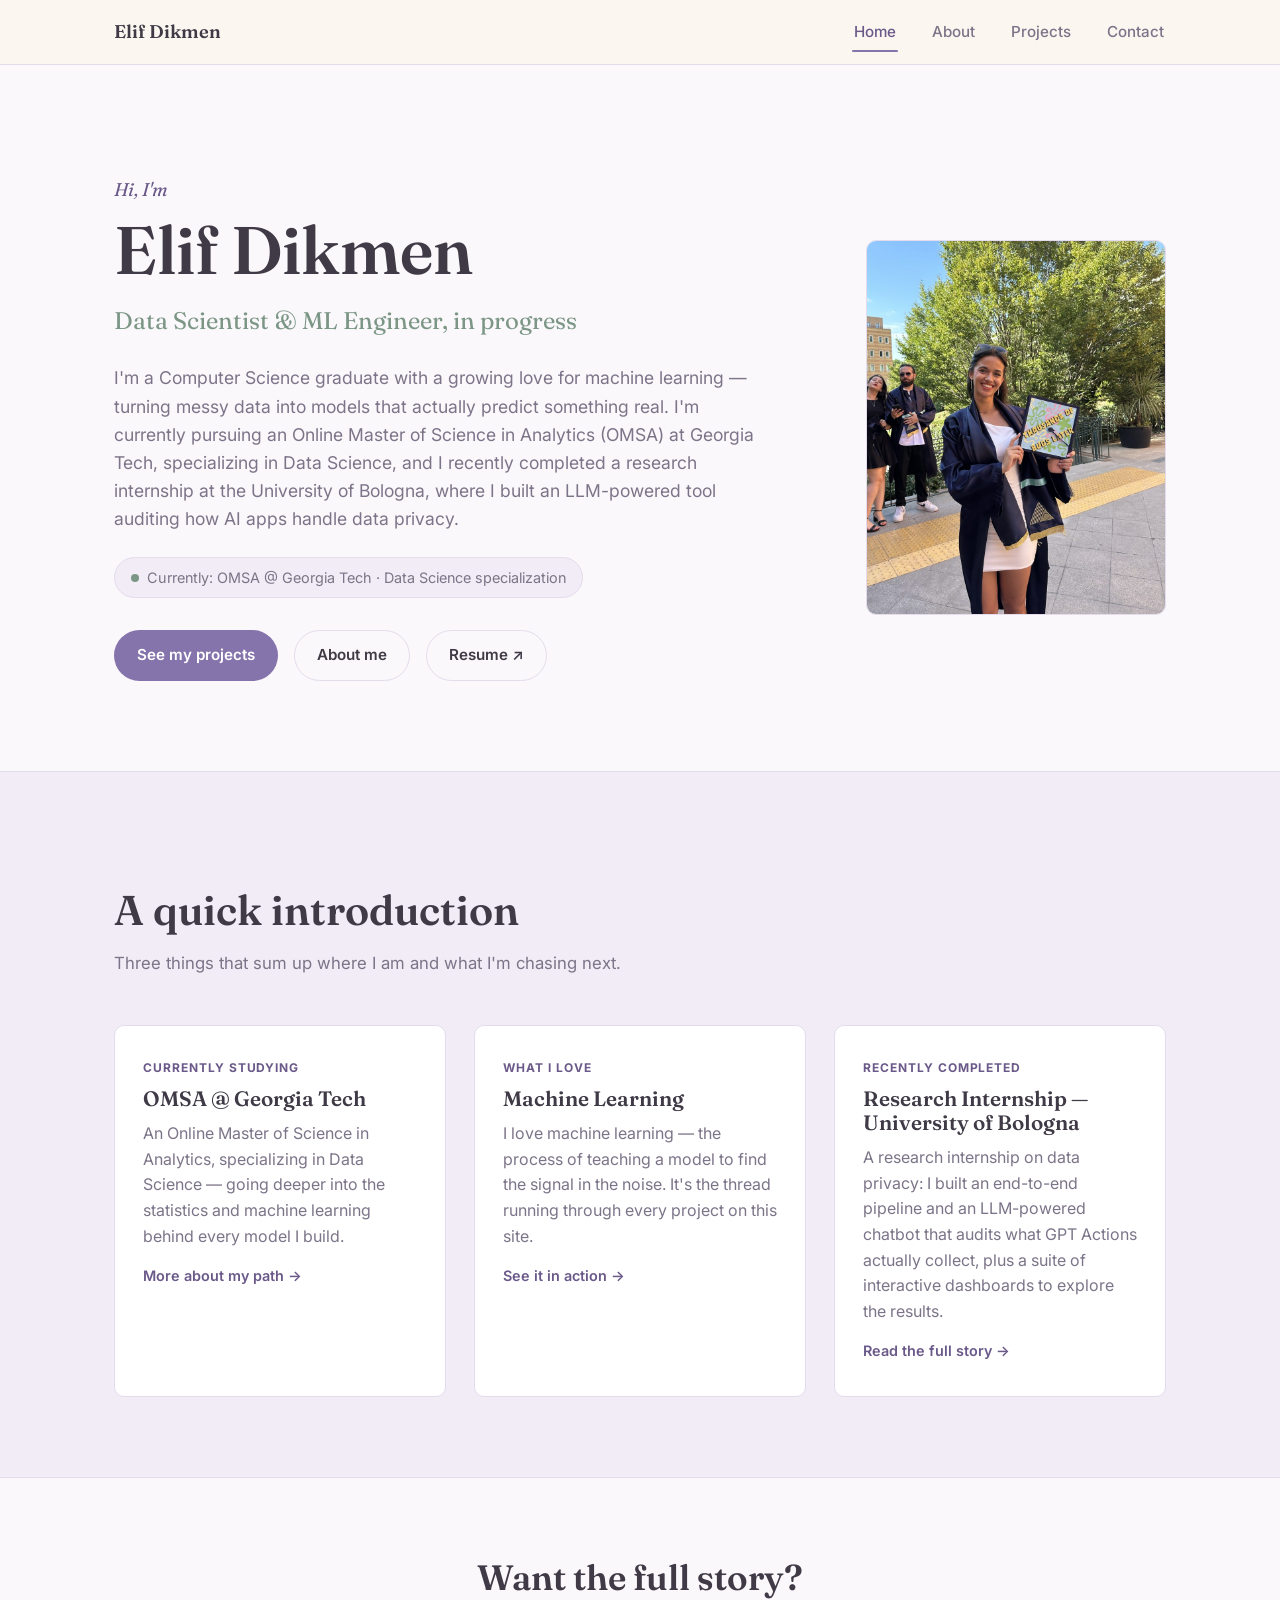
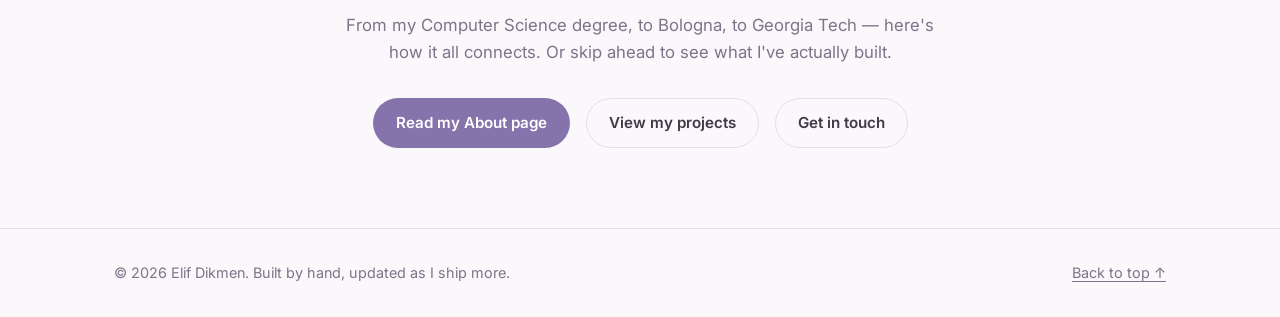
<file: index.html>
<!DOCTYPE html>
<html lang="en">
<head>
  <meta charset="UTF-8" />
  <meta name="viewport" content="width=device-width, initial-scale=1.0" />
  <title>Elif Dikmen — Data Scientist &amp; ML Engineer</title>
  <meta name="description" content="Portfolio of Elif Dikmen — an aspiring data scientist and ML engineer pursuing Georgia Tech's Online Master of Science in Analytics, specializing in Data Science." />

  <meta property="og:title" content="Elif Dikmen — Data Scientist & ML Engineer" />
  <meta property="og:description" content="Currently pursuing Georgia Tech's OMSA (Data Science) and building ML projects — plus what I learned researching data privacy at the University of Bologna." />
  <meta property="og:type" content="website" />

  <link rel="icon" type="image/svg+xml" href="favicon.svg" />

  <link rel="preconnect" href="https://fonts.googleapis.com" />
  <link rel="preconnect" href="https://fonts.gstatic.com" crossorigin />
  <link href="https://fonts.googleapis.com/css2?family=Fraunces:ital,wght@0,400;0,500;0,600;0,700;0,900;1,400;1,600&family=Inter:wght@400;500;600;700&display=swap" rel="stylesheet" />

  <link rel="stylesheet" href="css/style.css" />
</head>
<body>
  <a class="skip-link" href="#main">Skip to content</a>

  <header class="site-header" id="top">
    <div class="container site-header__inner">
      <a href="index.html" class="site-logo">Elif Dikmen</a>
      <button class="nav-toggle" aria-label="Toggle navigation" aria-expanded="false">
        <span></span><span></span><span></span>
      </button>
      <nav class="site-nav">
        <a href="index.html">Home</a>
        <a href="about.html">About</a>
        <a href="projects.html">Projects</a>
        <a href="contact.html">Contact</a>
      </nav>
    </div>
  </header>

  <main id="main">
    <!-- ============ Hero ============ -->
    <section id="hero" class="hero">
      <div class="container hero__layout">
        <div class="hero__inner">
          <p class="hero__kicker reveal">Hi, I'm</p>
          <h1 class="hero__name reveal">Elif Dikmen</h1>
          <p class="hero__role reveal">Data Scientist &amp; ML Engineer, in progress</p>
          <p class="hero__bio reveal">
            I'm a Computer Science graduate with a growing love for machine learning — turning messy
            data into models that actually predict something real. I'm currently pursuing an Online
            Master of Science in Analytics (OMSA) at Georgia Tech, specializing in Data Science, and I
            recently completed a research internship at the University of Bologna, where I built an
            LLM-powered tool auditing how AI apps handle data privacy.
          </p>
          <div class="hero__status reveal">
            <span class="status-dot" aria-hidden="true"></span>
            Currently: OMSA @ Georgia Tech · Data Science specialization
          </div>
          <div class="hero__actions reveal">
            <a href="projects.html" class="btn btn--primary">See my projects</a>
            <a href="about.html" class="btn btn--ghost">About me</a>
            <a href="assets/Elif_Dikmen_Resume.pdf" class="btn btn--ghost" target="_blank" rel="noopener noreferrer">Resume ↗</a>
          </div>
        </div>
        <div class="hero__photo reveal">
          <img src="assets/elif-photo.jpg" alt="Portrait of Elif Dikmen" width="900" height="1139" />
        </div>
      </div>
    </section>

    <!-- ============ Highlights ============ -->
    <section id="highlights" class="home-highlights">
      <div class="container">
        <p class="section-kicker reveal">Right now</p>
        <h2 class="section-title reveal">A quick introduction</h2>
        <p class="section-intro reveal">Three things that sum up where I am and what I'm chasing next.</p>

        <div class="highlight-grid">
          <div class="highlight-card reveal">
            <p class="highlight-card__label">Currently studying</p>
            <h3 class="highlight-card__title">OMSA @ Georgia Tech</h3>
            <p class="highlight-card__body">
              An Online Master of Science in Analytics, specializing in Data Science — going deeper
              into the statistics and machine learning behind every model I build.
            </p>
            <a href="about.html" class="highlight-card__link">More about my path →</a>
          </div>

          <div class="highlight-card reveal">
            <p class="highlight-card__label">What I love</p>
            <h3 class="highlight-card__title">Machine Learning</h3>
            <p class="highlight-card__body">
              I love machine learning — the process of teaching a model to find the signal in the
              noise. It's the thread running through every project on this site.
            </p>
            <a href="projects.html" class="highlight-card__link">See it in action →</a>
          </div>

          <div class="highlight-card reveal">
            <p class="highlight-card__label">Recently completed</p>
            <h3 class="highlight-card__title">Research Internship — University of Bologna</h3>
            <p class="highlight-card__body">
              A research internship on data privacy: I built an end-to-end pipeline and an
              LLM-powered chatbot that audits what GPT Actions actually collect, plus a suite of
              interactive dashboards to explore the results.
            </p>
            <a href="about.html" class="highlight-card__link">Read the full story →</a>
          </div>
        </div>
      </div>
    </section>

    <!-- ============ Closing CTA ============ -->
    <section id="cta" class="home-cta">
      <div class="container">
        <h2 class="home-cta__title reveal">Want the full story?</h2>
        <p class="home-cta__intro reveal">
          From my Computer Science degree, to Bologna, to Georgia Tech — here's how it all connects.
          Or skip ahead to see what I've actually built.
        </p>
        <div class="home-cta__actions reveal">
          <a href="about.html" class="btn btn--primary">Read my About page</a>
          <a href="projects.html" class="btn btn--ghost">View my projects</a>
          <a href="contact.html" class="btn btn--ghost">Get in touch</a>
        </div>
      </div>
    </section>
  </main>

  <footer class="site-footer">
    <div class="container footer__inner">
      <p>© <span id="year"></span> Elif Dikmen. Built by hand, updated as I ship more.</p>
      <p><a href="#top">Back to top ↑</a></p>
    </div>
  </footer>

  <script src="js/main.js"></script>
</body>
</html>
</file>
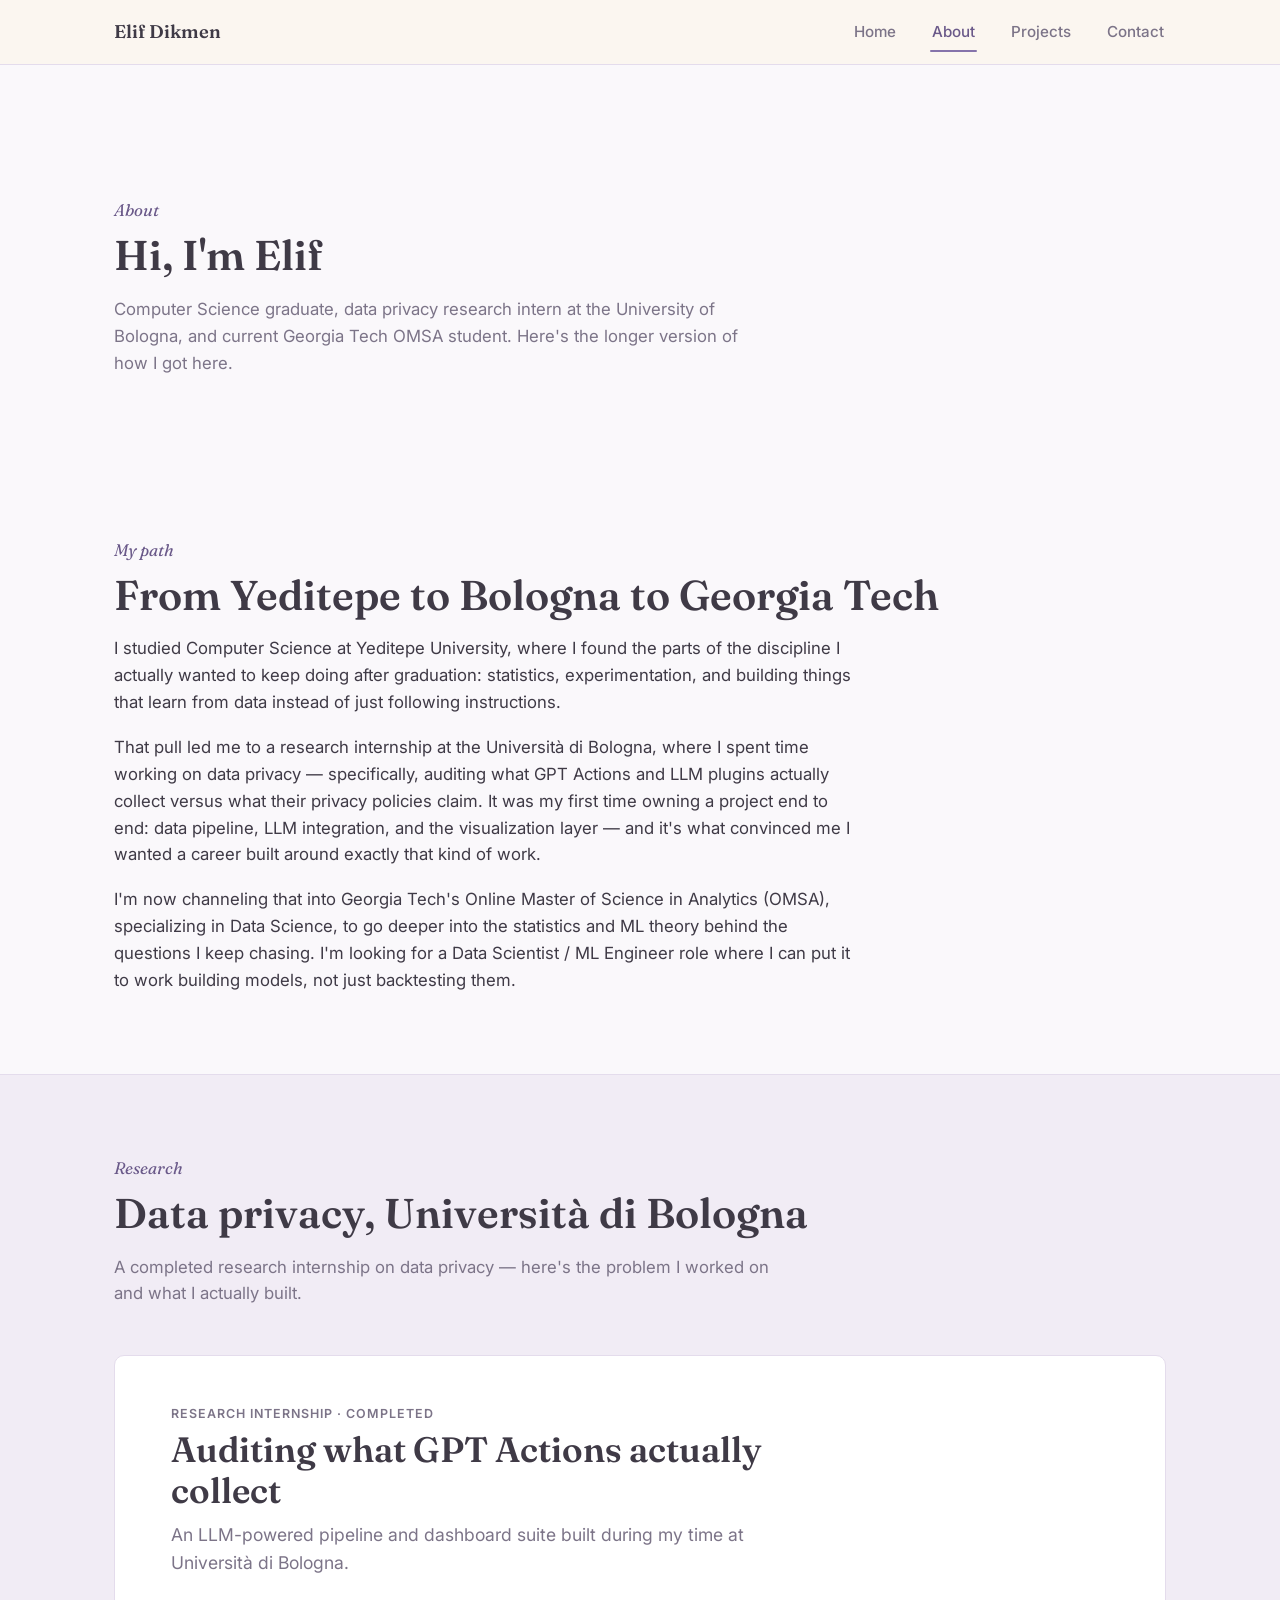
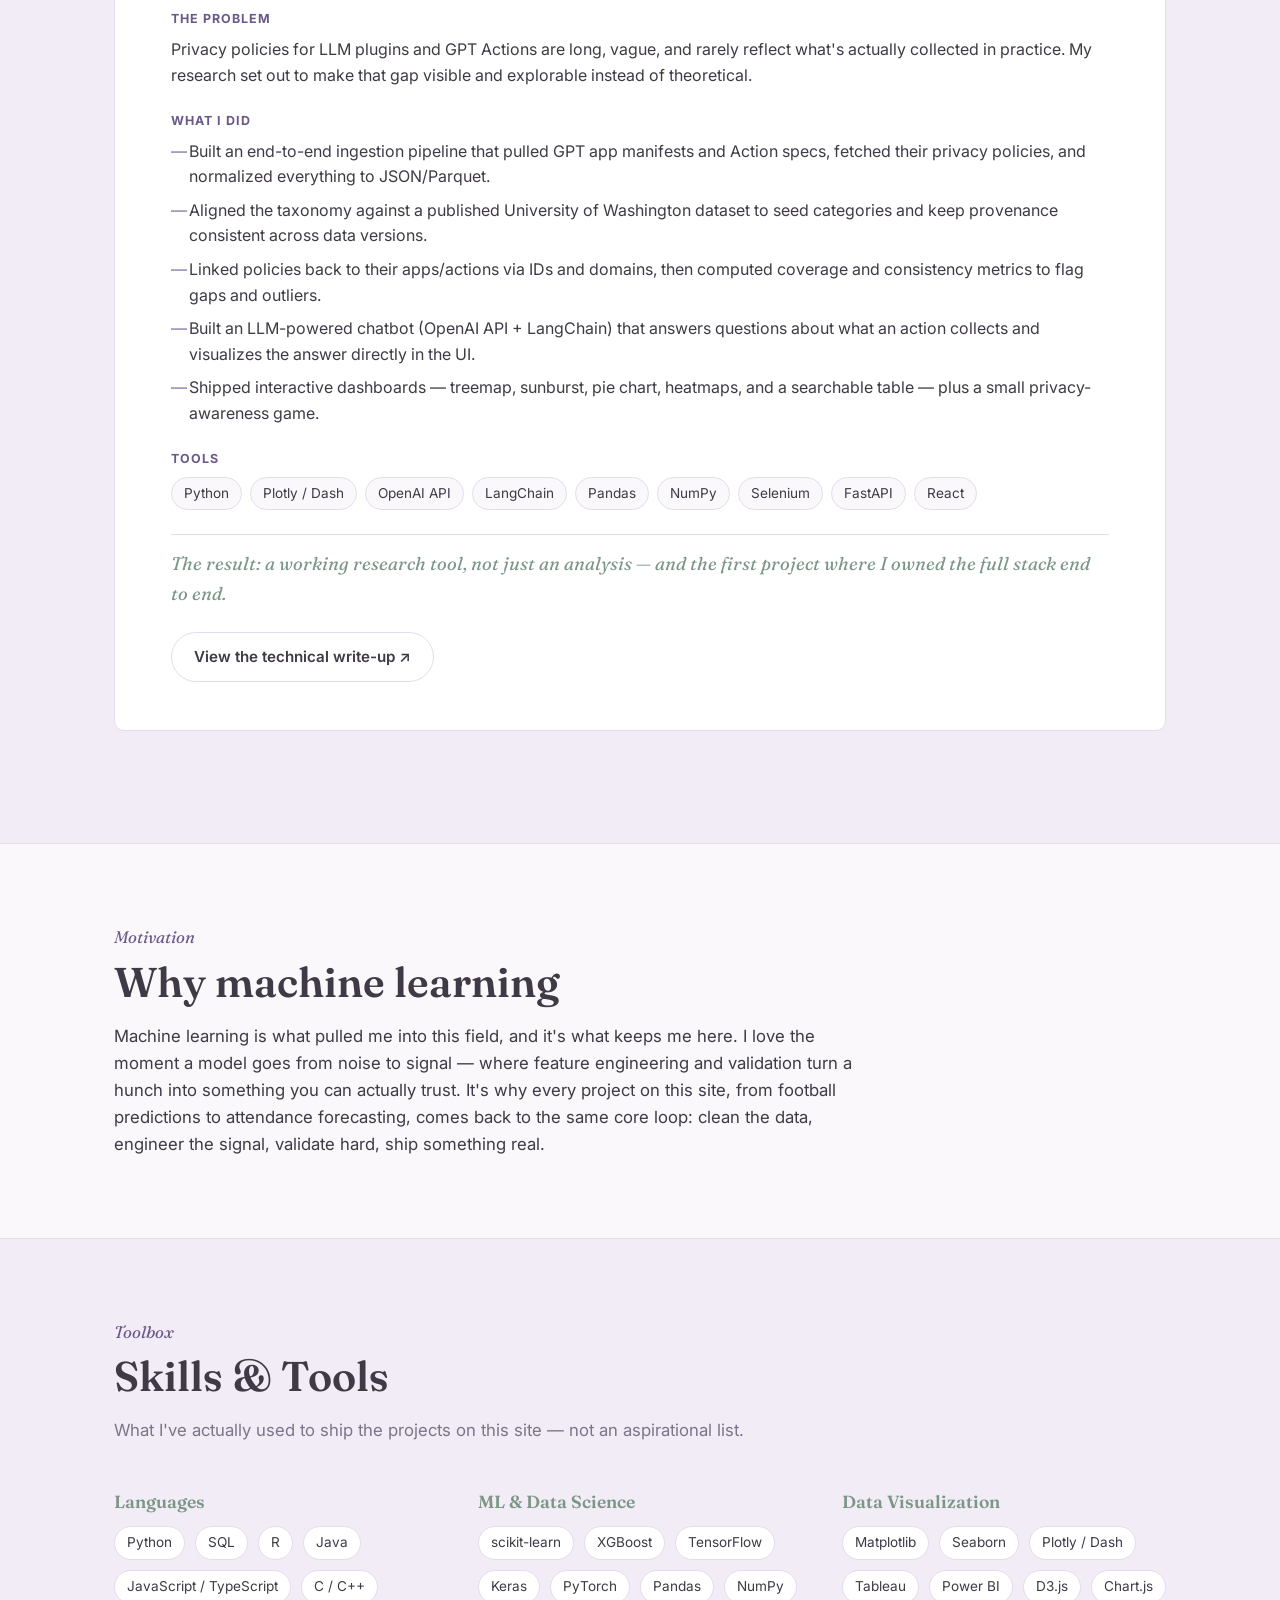
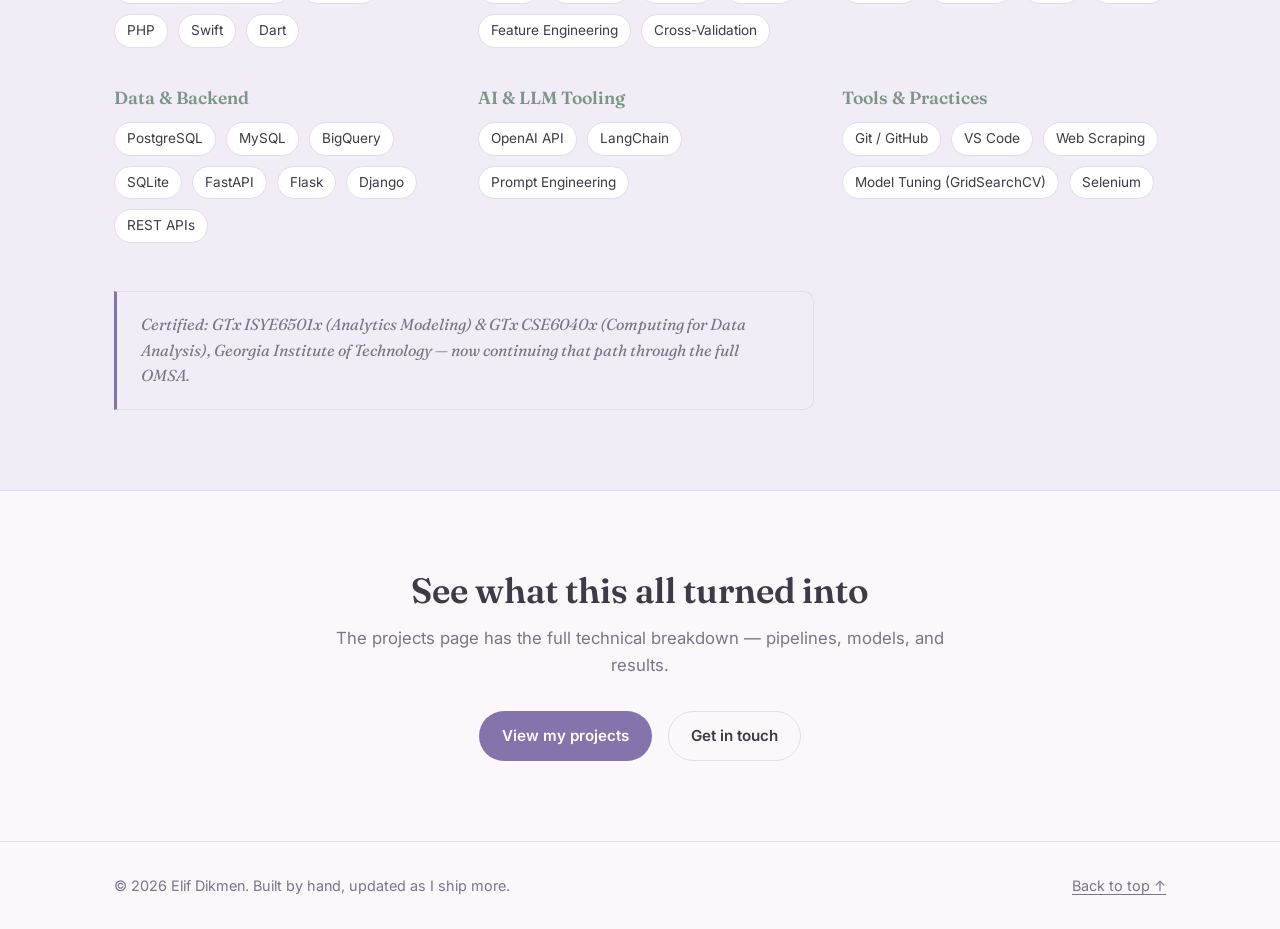
<file: about.html>
<!DOCTYPE html>
<html lang="en">
<head>
  <meta charset="UTF-8" />
  <meta name="viewport" content="width=device-width, initial-scale=1.0" />
  <title>About — Elif Dikmen</title>
  <meta name="description" content="About Elif Dikmen: Computer Science graduate, data privacy research intern at the University of Bologna, and current Georgia Tech OMSA student specializing in Data Science." />

  <meta property="og:title" content="About — Elif Dikmen" />
  <meta property="og:description" content="Computer Science graduate, Bologna research intern, and current Georgia Tech OMSA student specializing in Data Science." />
  <meta property="og:type" content="website" />

  <link rel="icon" type="image/svg+xml" href="favicon.svg" />

  <link rel="preconnect" href="https://fonts.googleapis.com" />
  <link rel="preconnect" href="https://fonts.gstatic.com" crossorigin />
  <link href="https://fonts.googleapis.com/css2?family=Fraunces:ital,wght@0,400;0,500;0,600;0,700;0,900;1,400;1,600&family=Inter:wght@400;500;600;700&display=swap" rel="stylesheet" />

  <link rel="stylesheet" href="css/style.css" />
</head>
<body>
  <a class="skip-link" href="#main">Skip to content</a>

  <header class="site-header" id="top">
    <div class="container site-header__inner">
      <a href="index.html" class="site-logo">Elif Dikmen</a>
      <button class="nav-toggle" aria-label="Toggle navigation" aria-expanded="false">
        <span></span><span></span><span></span>
      </button>
      <nav class="site-nav">
        <a href="index.html">Home</a>
        <a href="about.html">About</a>
        <a href="projects.html">Projects</a>
        <a href="contact.html">Contact</a>
      </nav>
    </div>
  </header>

  <main id="main">
    <!-- ============ Page header ============ -->
    <section class="page-header">
      <div class="container">
        <p class="section-kicker reveal">About</p>
        <h1 class="section-title reveal">Hi, I'm Elif</h1>
        <p class="section-intro reveal">
          Computer Science graduate, data privacy research intern at the University of Bologna, and
          current Georgia Tech OMSA student. Here's the longer version of how I got here.
        </p>
      </div>
    </section>

    <!-- ============ My path ============ -->
    <section id="path">
      <div class="container">
        <p class="section-kicker reveal">My path</p>
        <h2 class="section-title reveal">From Yeditepe to Bologna to Georgia Tech</h2>

        <p class="about-text reveal">
          I studied Computer Science at Yeditepe University, where I found the parts of the discipline
          I actually wanted to keep doing after graduation: statistics, experimentation, and building
          things that learn from data instead of just following instructions.
        </p>
        <p class="about-text reveal">
          That pull led me to a research internship at the Università di Bologna, where I spent time
          working on data privacy — specifically, auditing what GPT Actions and LLM plugins actually
          collect versus what their privacy policies claim. It was my first time owning a project end
          to end: data pipeline, LLM integration, and the visualization layer — and it's what convinced
          me I wanted a career built around exactly that kind of work.
        </p>
        <p class="about-text reveal">
          I'm now channeling that into Georgia Tech's Online Master of Science in Analytics (OMSA),
          specializing in Data Science, to go deeper into the statistics and ML theory behind the
          questions I keep chasing. I'm looking for a Data Scientist / ML Engineer role where I can put
          it to work building models, not just backtesting them.
        </p>
      </div>
    </section>

    <!-- ============ Research internship ============ -->
    <section id="research" class="section--alt">
      <div class="container">
        <p class="section-kicker reveal">Research</p>
        <h2 class="section-title reveal">Data privacy, Università di Bologna</h2>
        <p class="section-intro reveal">
          A completed research internship on data privacy — here's the problem I worked on and what I
          actually built.
        </p>

        <article class="feature-card reveal">
          <div class="feature-card__header">
            <p class="project-period">Research Internship · Completed</p>
            <h3 class="feature-card__title">Auditing what GPT Actions actually collect</h3>
            <p class="feature-card__tagline">
              An LLM-powered pipeline and dashboard suite built during my time at Università di Bologna.
            </p>
          </div>

          <div class="project-block">
            <p class="project-label">The problem</p>
            <p class="project-text">
              Privacy policies for LLM plugins and GPT Actions are long, vague, and rarely reflect what's
              actually collected in practice. My research set out to make that gap visible and explorable
              instead of theoretical.
            </p>
          </div>

          <div class="project-block">
            <p class="project-label">What I did</p>
            <ul class="project-list">
              <li class="project-list__item">Built an end-to-end ingestion pipeline that pulled GPT app manifests and Action specs, fetched their privacy policies, and normalized everything to JSON/Parquet.</li>
              <li class="project-list__item">Aligned the taxonomy against a published University of Washington dataset to seed categories and keep provenance consistent across data versions.</li>
              <li class="project-list__item">Linked policies back to their apps/actions via IDs and domains, then computed coverage and consistency metrics to flag gaps and outliers.</li>
              <li class="project-list__item">Built an LLM-powered chatbot (OpenAI API + LangChain) that answers questions about what an action collects and visualizes the answer directly in the UI.</li>
              <li class="project-list__item">Shipped interactive dashboards — treemap, sunburst, pie chart, heatmaps, and a searchable table — plus a small privacy-awareness game.</li>
            </ul>
          </div>

          <div class="project-block">
            <p class="project-label">Tools</p>
            <ul class="tag-list">
              <li class="tag">Python</li>
              <li class="tag">Plotly / Dash</li>
              <li class="tag">OpenAI API</li>
              <li class="tag">LangChain</li>
              <li class="tag">Pandas</li>
              <li class="tag">NumPy</li>
              <li class="tag">Selenium</li>
              <li class="tag">FastAPI</li>
              <li class="tag">React</li>
            </ul>
          </div>

          <p class="feature-card__highlight">
            The result: a working research tool, not just an analysis — and the first project where I
            owned the full stack end to end.
          </p>

          <p style="margin-top: 24px;">
            <a href="projects.html" class="btn btn--ghost">View the technical write-up ↗</a>
          </p>
        </article>
      </div>
    </section>

    <!-- ============ Why ML ============ -->
    <section id="love">
      <div class="container">
        <p class="section-kicker reveal">Motivation</p>
        <h2 class="section-title reveal">Why machine learning</h2>
        <p class="about-text reveal">
          Machine learning is what pulled me into this field, and it's what keeps me here. I love the
          moment a model goes from noise to signal — where feature engineering and validation turn a
          hunch into something you can actually trust. It's why every project on this site, from
          football predictions to attendance forecasting, comes back to the same core loop: clean the
          data, engineer the signal, validate hard, ship something real.
        </p>
      </div>
    </section>

    <!-- ============ Skills ============ -->
    <section id="skills" class="section--alt">
      <div class="container">
        <p class="section-kicker reveal">Toolbox</p>
        <h2 class="section-title reveal">Skills &amp; Tools</h2>
        <p class="section-intro reveal">What I've actually used to ship the projects on this site — not an aspirational list.</p>

        <div class="skills-grid">
          <div class="skill-group reveal">
            <h3>Languages</h3>
            <ul class="tag-list">
              <li class="tag">Python</li>
              <li class="tag">SQL</li>
              <li class="tag">R</li>
              <li class="tag">Java</li>
              <li class="tag">JavaScript / TypeScript</li>
              <li class="tag">C / C++</li>
              <li class="tag">PHP</li>
              <li class="tag">Swift</li>
              <li class="tag">Dart</li>
            </ul>
          </div>

          <div class="skill-group reveal">
            <h3>ML &amp; Data Science</h3>
            <ul class="tag-list">
              <li class="tag">scikit-learn</li>
              <li class="tag">XGBoost</li>
              <li class="tag">TensorFlow</li>
              <li class="tag">Keras</li>
              <li class="tag">PyTorch</li>
              <li class="tag">Pandas</li>
              <li class="tag">NumPy</li>
              <li class="tag">Feature Engineering</li>
              <li class="tag">Cross-Validation</li>
            </ul>
          </div>

          <div class="skill-group reveal">
            <h3>Data Visualization</h3>
            <ul class="tag-list">
              <li class="tag">Matplotlib</li>
              <li class="tag">Seaborn</li>
              <li class="tag">Plotly / Dash</li>
              <li class="tag">Tableau</li>
              <li class="tag">Power BI</li>
              <li class="tag">D3.js</li>
              <li class="tag">Chart.js</li>
            </ul>
          </div>

          <div class="skill-group reveal">
            <h3>Data &amp; Backend</h3>
            <ul class="tag-list">
              <li class="tag">PostgreSQL</li>
              <li class="tag">MySQL</li>
              <li class="tag">BigQuery</li>
              <li class="tag">SQLite</li>
              <li class="tag">FastAPI</li>
              <li class="tag">Flask</li>
              <li class="tag">Django</li>
              <li class="tag">REST APIs</li>
            </ul>
          </div>

          <div class="skill-group reveal">
            <h3>AI &amp; LLM Tooling</h3>
            <ul class="tag-list">
              <li class="tag">OpenAI API</li>
              <li class="tag">LangChain</li>
              <li class="tag">Prompt Engineering</li>
            </ul>
          </div>

          <div class="skill-group reveal">
            <h3>Tools &amp; Practices</h3>
            <ul class="tag-list">
              <li class="tag">Git / GitHub</li>
              <li class="tag">VS Code</li>
              <li class="tag">Web Scraping</li>
              <li class="tag">Model Tuning (GridSearchCV)</li>
              <li class="tag">Selenium</li>
            </ul>
          </div>
        </div>

        <p class="skills-note reveal">
          Certified: GTx ISYE6501x (Analytics Modeling) &amp; GTx CSE6040x (Computing for Data
          Analysis), Georgia Institute of Technology — now continuing that path through the full OMSA.
        </p>
      </div>
    </section>

    <!-- ============ Closing CTA ============ -->
    <section id="cta" class="home-cta">
      <div class="container">
        <h2 class="home-cta__title reveal">See what this all turned into</h2>
        <p class="home-cta__intro reveal">
          The projects page has the full technical breakdown — pipelines, models, and results.
        </p>
        <div class="home-cta__actions reveal">
          <a href="projects.html" class="btn btn--primary">View my projects</a>
          <a href="contact.html" class="btn btn--ghost">Get in touch</a>
        </div>
      </div>
    </section>
  </main>

  <footer class="site-footer">
    <div class="container footer__inner">
      <p>© <span id="year"></span> Elif Dikmen. Built by hand, updated as I ship more.</p>
      <p><a href="#top">Back to top ↑</a></p>
    </div>
  </footer>

  <script src="js/main.js"></script>
</body>
</html>
</file>
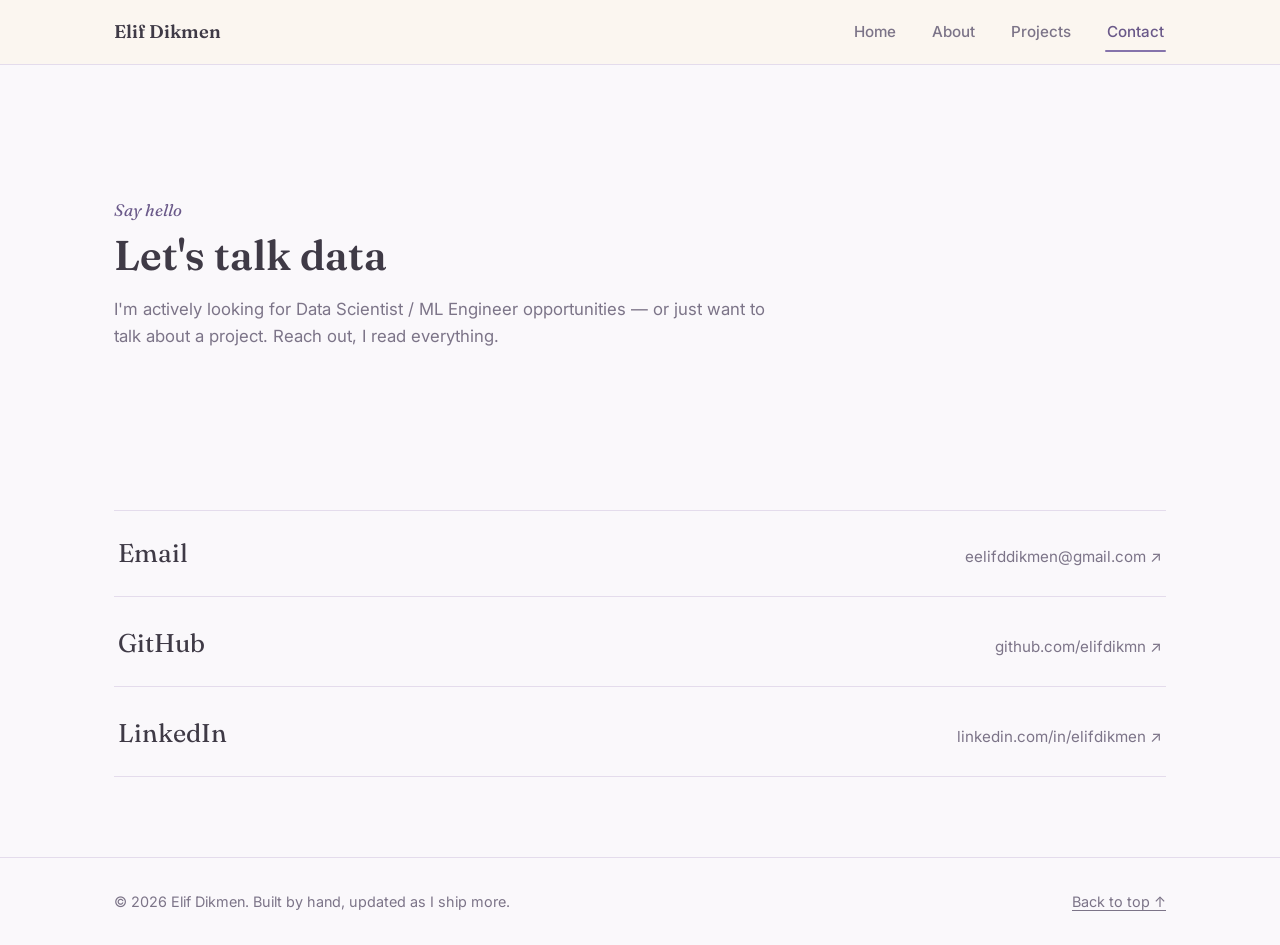
<file: contact.html>
<!DOCTYPE html>
<html lang="en">
<head>
  <meta charset="UTF-8" />
  <meta name="viewport" content="width=device-width, initial-scale=1.0" />
  <title>Contact — Elif Dikmen</title>
  <meta name="description" content="Get in touch with Elif Dikmen — open to Data Scientist / ML Engineer opportunities and always happy to talk about a project." />

  <meta property="og:title" content="Contact — Elif Dikmen" />
  <meta property="og:description" content="Open to Data Scientist / ML Engineer opportunities — reach out on email, GitHub, or LinkedIn." />
  <meta property="og:type" content="website" />

  <link rel="icon" type="image/svg+xml" href="favicon.svg" />

  <link rel="preconnect" href="https://fonts.googleapis.com" />
  <link rel="preconnect" href="https://fonts.gstatic.com" crossorigin />
  <link href="https://fonts.googleapis.com/css2?family=Fraunces:ital,wght@0,400;0,500;0,600;0,700;0,900;1,400;1,600&family=Inter:wght@400;500;600;700&display=swap" rel="stylesheet" />

  <link rel="stylesheet" href="css/style.css" />
</head>
<body>
  <a class="skip-link" href="#main">Skip to content</a>

  <header class="site-header" id="top">
    <div class="container site-header__inner">
      <a href="index.html" class="site-logo">Elif Dikmen</a>
      <button class="nav-toggle" aria-label="Toggle navigation" aria-expanded="false">
        <span></span><span></span><span></span>
      </button>
      <nav class="site-nav">
        <a href="index.html">Home</a>
        <a href="about.html">About</a>
        <a href="projects.html">Projects</a>
        <a href="contact.html">Contact</a>
      </nav>
    </div>
  </header>

  <main id="main">
    <!-- ============ Contact ============ -->
    <section class="page-header">
      <div class="container">
        <p class="section-kicker reveal">Say hello</p>
        <h1 class="section-title reveal">Let's talk data</h1>
        <p class="section-intro reveal">
          I'm actively looking for Data Scientist / ML Engineer opportunities — or just want to talk
          about a project. Reach out, I read everything.
        </p>
      </div>
    </section>

    <section>
      <div class="container">
        <div class="contact-links reveal">
          <a class="contact-link" href="mailto:eelifddikmen@gmail.com">
            <span class="contact-link__label">Email</span>
            <span class="contact-link__value">eelifddikmen@gmail.com ↗</span>
          </a>
          <a class="contact-link" href="https://github.com/elifdikmn" target="_blank" rel="noopener noreferrer">
            <span class="contact-link__label">GitHub</span>
            <span class="contact-link__value">github.com/elifdikmn ↗</span>
          </a>
          <a class="contact-link" href="https://www.linkedin.com/in/elifdikmen" target="_blank" rel="noopener noreferrer">
            <span class="contact-link__label">LinkedIn</span>
            <span class="contact-link__value">linkedin.com/in/elifdikmen ↗</span>
          </a>
        </div>
      </div>
    </section>
  </main>

  <footer class="site-footer">
    <div class="container footer__inner">
      <p>© <span id="year"></span> Elif Dikmen. Built by hand, updated as I ship more.</p>
      <p><a href="#top">Back to top ↑</a></p>
    </div>
  </footer>

  <script src="js/main.js"></script>
</body>
</html>
</file>
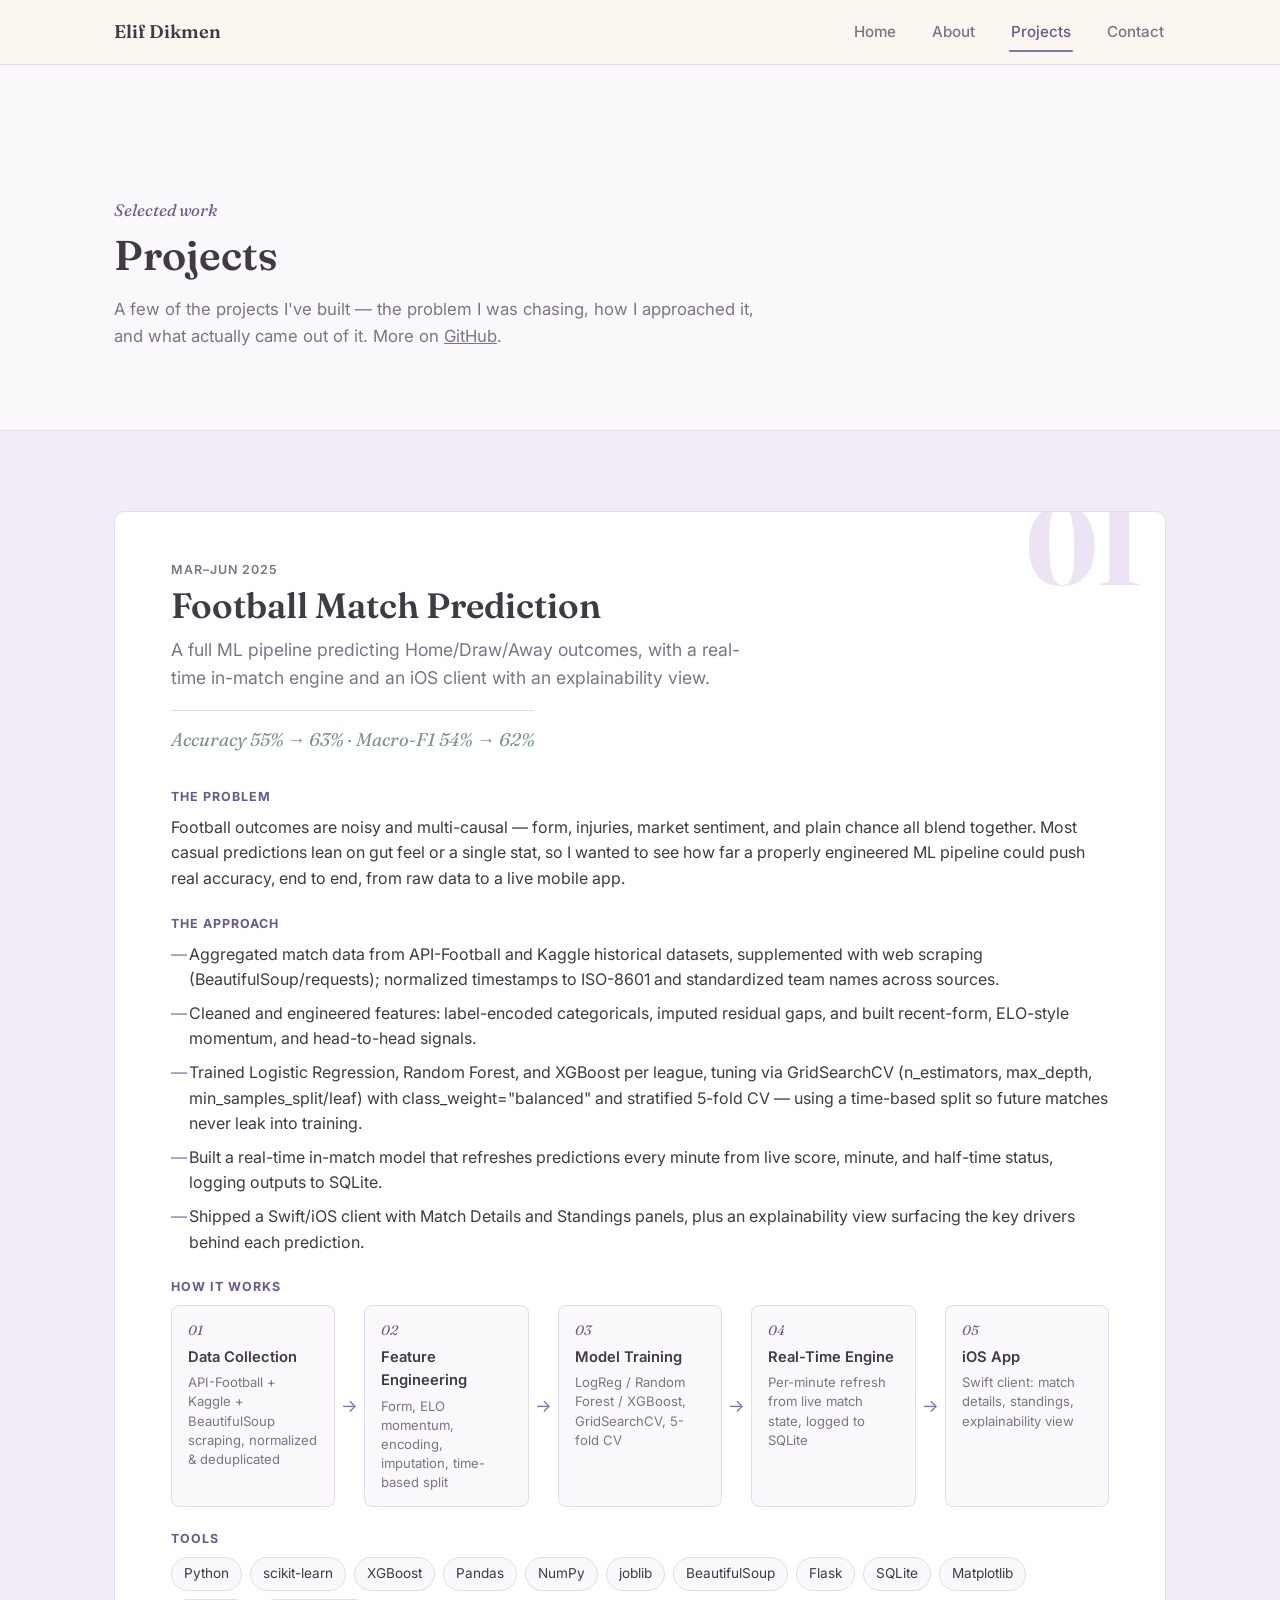
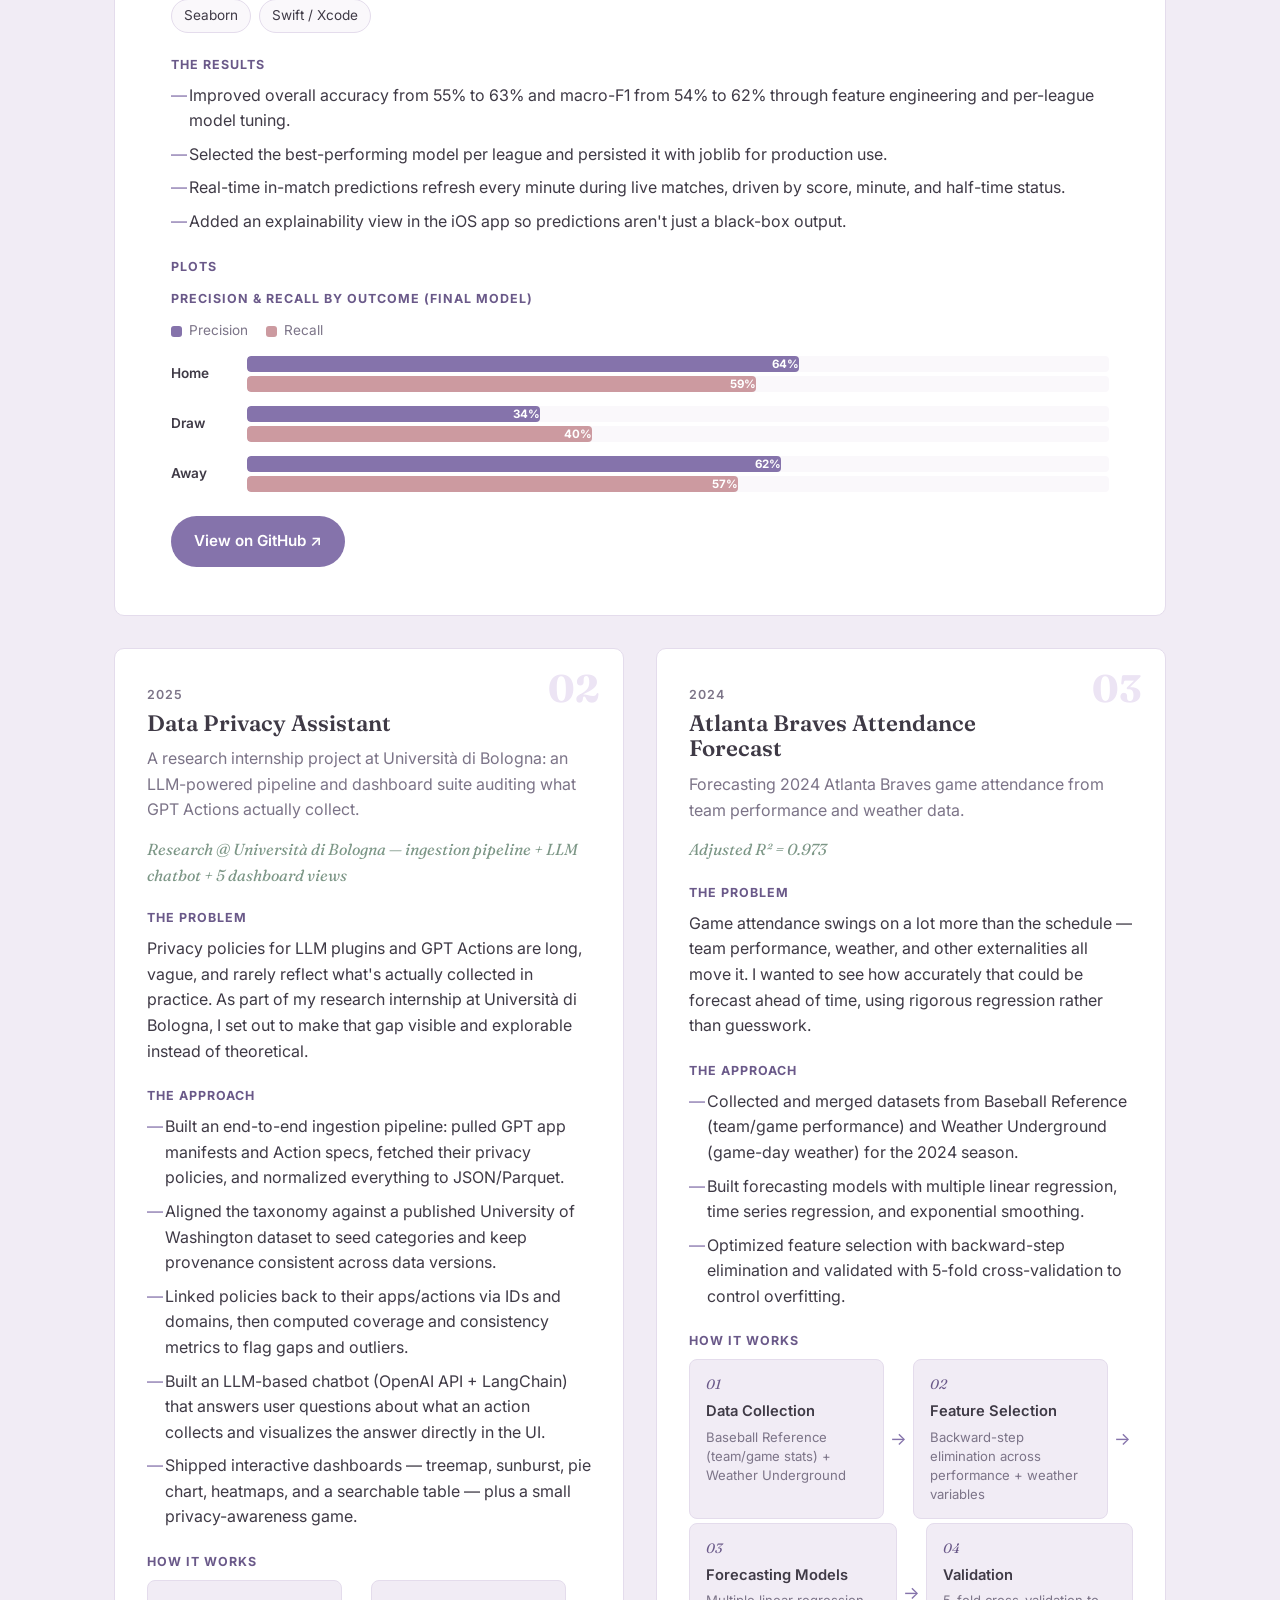
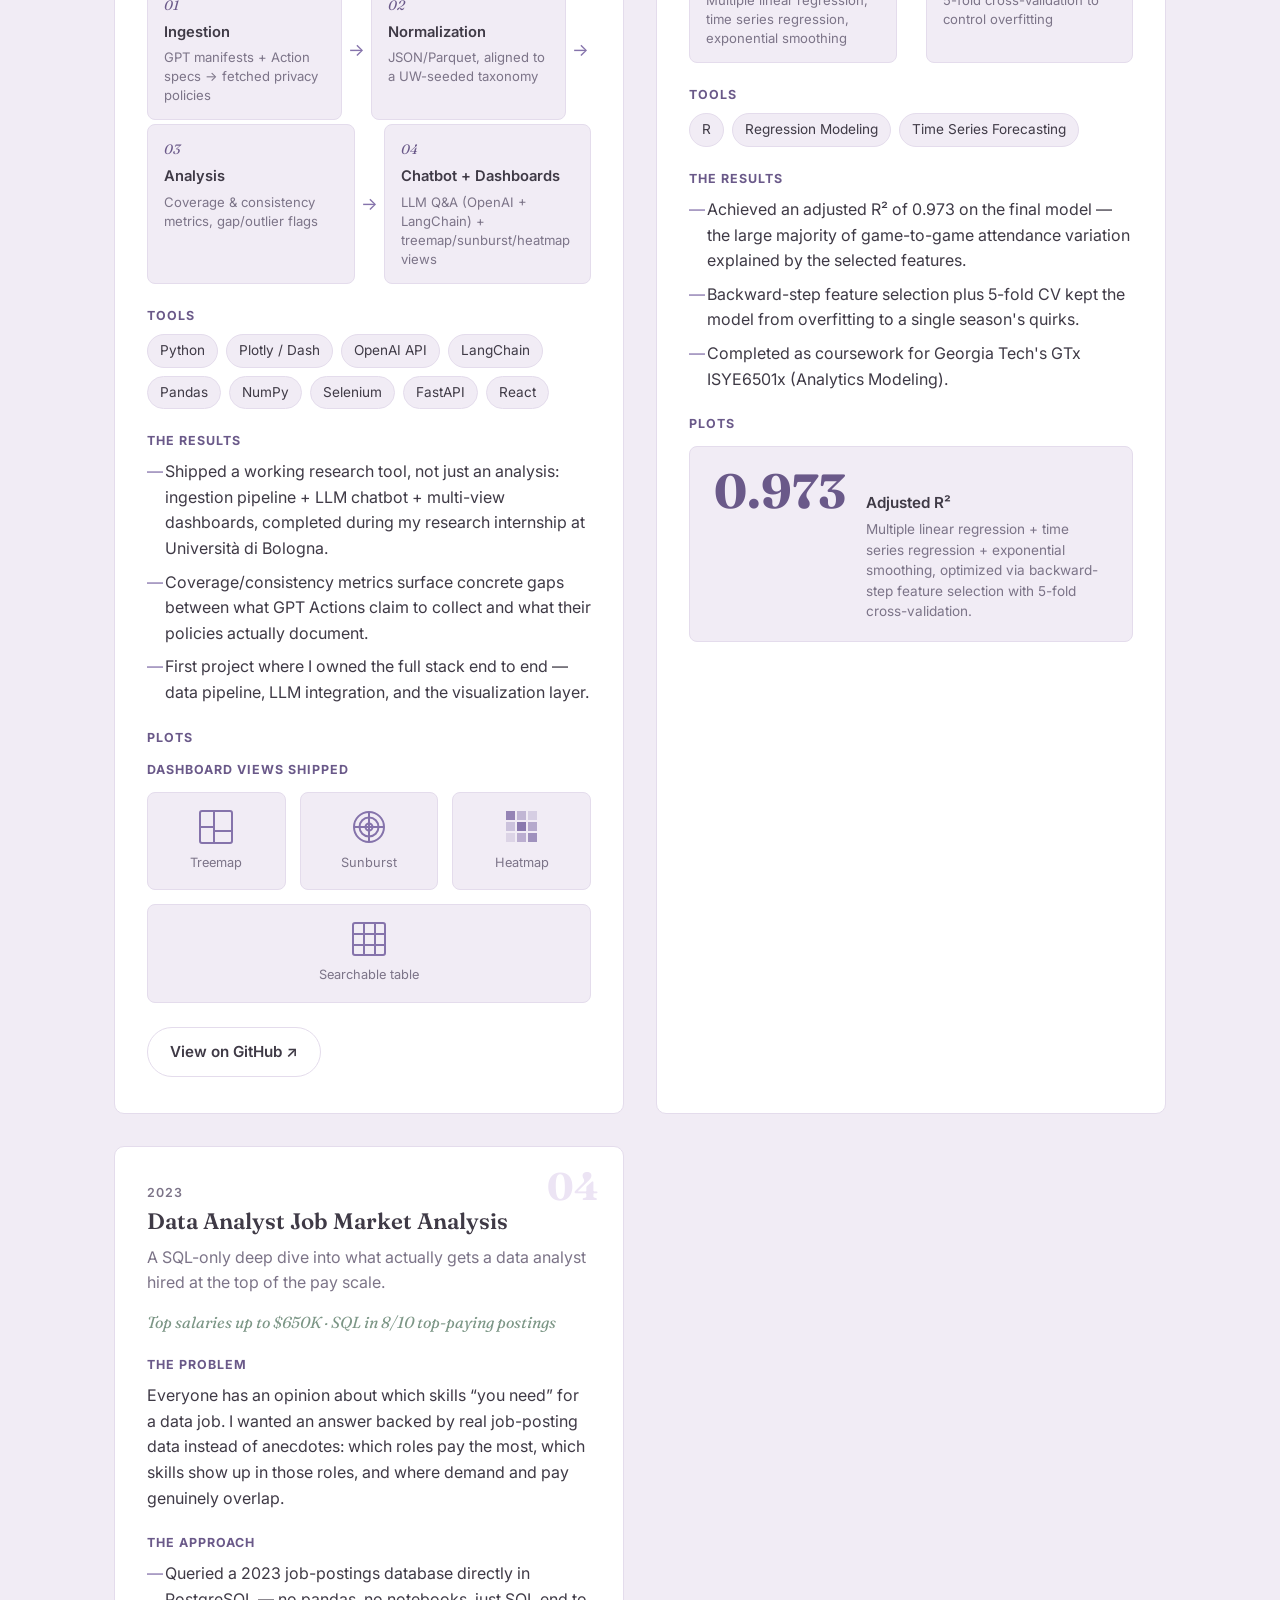
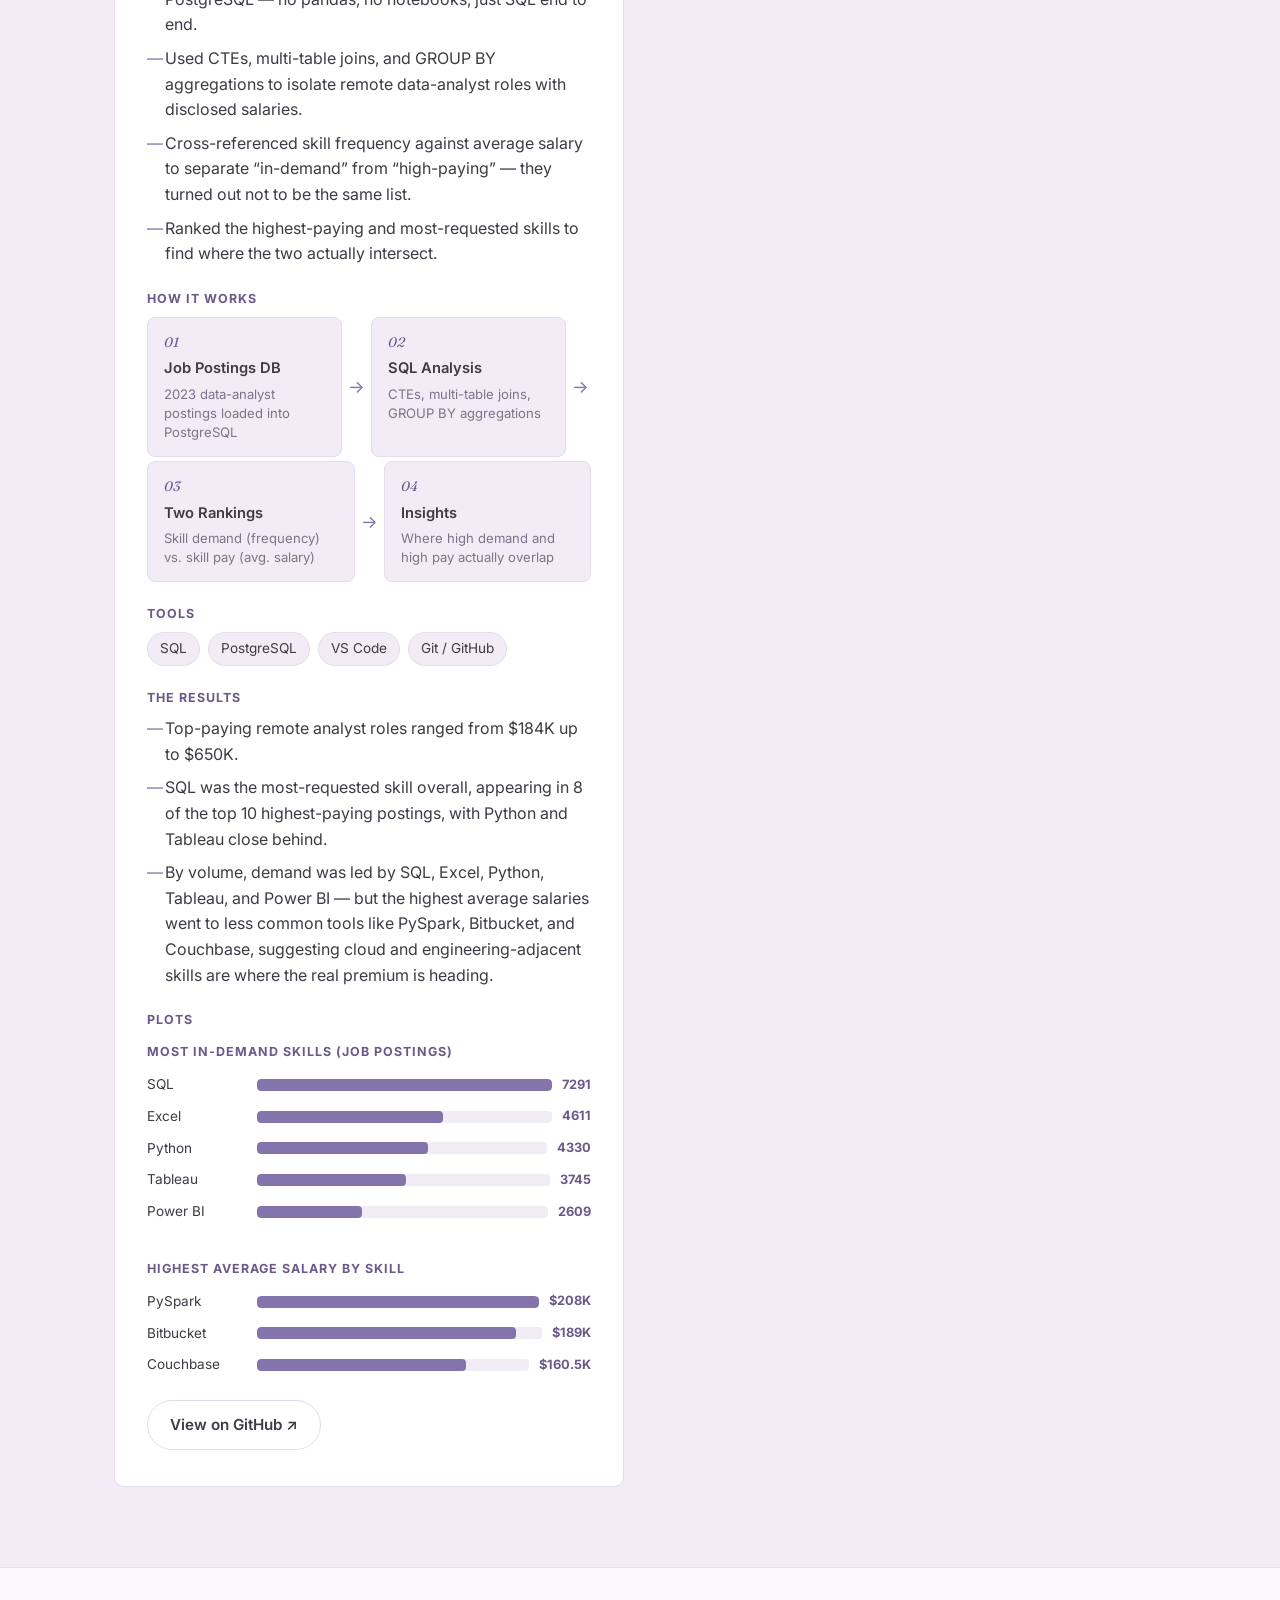
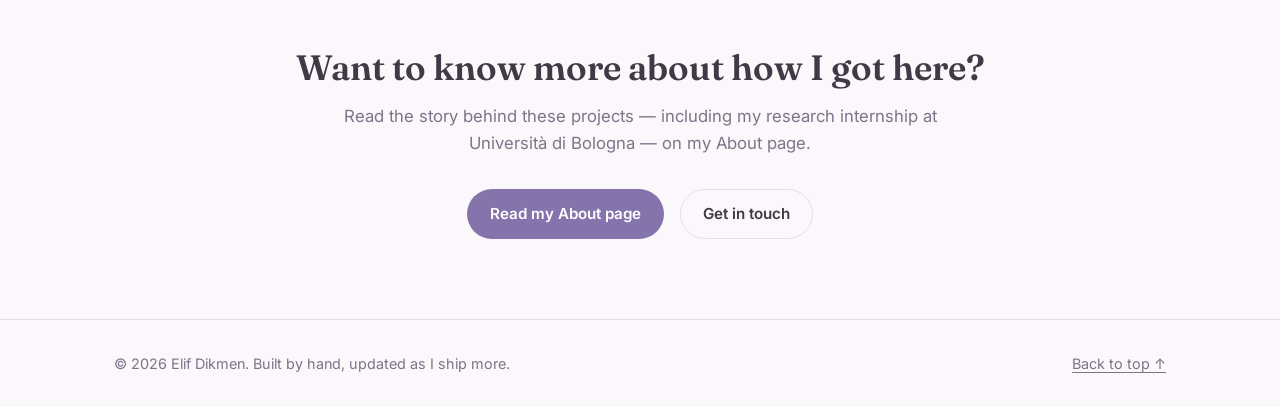
<file: projects.html>
<!DOCTYPE html>
<html lang="en">
<head>
  <meta charset="UTF-8" />
  <meta name="viewport" content="width=device-width, initial-scale=1.0" />
  <title>Projects — Elif Dikmen</title>
  <meta name="description" content="Selected data science and machine learning projects by Elif Dikmen — from a football match prediction pipeline to a data privacy research tool built at the University of Bologna." />

  <meta property="og:title" content="Projects — Elif Dikmen" />
  <meta property="og:description" content="Selected data science and machine learning projects — the problem, the approach, and what actually came out of it." />
  <meta property="og:type" content="website" />

  <link rel="icon" type="image/svg+xml" href="favicon.svg" />

  <link rel="preconnect" href="https://fonts.googleapis.com" />
  <link rel="preconnect" href="https://fonts.gstatic.com" crossorigin />
  <link href="https://fonts.googleapis.com/css2?family=Fraunces:ital,wght@0,400;0,500;0,600;0,700;0,900;1,400;1,600&family=Inter:wght@400;500;600;700&display=swap" rel="stylesheet" />

  <link rel="stylesheet" href="css/style.css" />
</head>
<body>
  <a class="skip-link" href="#main">Skip to content</a>

  <header class="site-header" id="top">
    <div class="container site-header__inner">
      <a href="index.html" class="site-logo">Elif Dikmen</a>
      <button class="nav-toggle" aria-label="Toggle navigation" aria-expanded="false">
        <span></span><span></span><span></span>
      </button>
      <nav class="site-nav">
        <a href="index.html">Home</a>
        <a href="about.html">About</a>
        <a href="projects.html">Projects</a>
        <a href="contact.html">Contact</a>
      </nav>
    </div>
  </header>

  <main id="main">
    <!-- ============ Page header ============ -->
    <section class="page-header">
      <div class="container">
        <p class="section-kicker reveal">Selected work</p>
        <h1 class="section-title reveal">Projects</h1>
        <p class="section-intro reveal">
          A few of the projects I've built — the problem I was chasing, how I approached it, and what
          actually came out of it. More on
          <a href="https://github.com/elifdikmn" target="_blank" rel="noopener noreferrer">GitHub</a>.
        </p>
      </div>
    </section>

    <!-- ============ Projects ============ -->
    <section class="projects">
      <div class="container">
        <div id="featured-project"><!-- populated by js/main.js from js/projects-data.js --></div>
        <div id="project-grid" class="project-grid"></div>
      </div>
    </section>

    <!-- ============ Closing CTA ============ -->
    <section id="cta" class="home-cta">
      <div class="container">
        <h2 class="home-cta__title reveal">Want to know more about how I got here?</h2>
        <p class="home-cta__intro reveal">
          Read the story behind these projects — including my research internship at Università di
          Bologna — on my About page.
        </p>
        <div class="home-cta__actions reveal">
          <a href="about.html" class="btn btn--primary">Read my About page</a>
          <a href="contact.html" class="btn btn--ghost">Get in touch</a>
        </div>
      </div>
    </section>
  </main>

  <footer class="site-footer">
    <div class="container footer__inner">
      <p>© <span id="year"></span> Elif Dikmen. Built by hand, updated as I ship more.</p>
      <p><a href="#top">Back to top ↑</a></p>
    </div>
  </footer>

  <script src="js/projects-data.js"></script>
  <script src="js/main.js"></script>
</body>
</html>
</file>
<file: css/style.css>
/* ==========================================================================
   Variables & reset
   ========================================================================== */
:root {
  --color-bg: #faf8fb;
  --color-bg-alt: #f1ecf5;
  --color-card: #ffffff;
  --color-text: #3f3a46;
  --color-text-muted: #7c7488;
  --color-border: #e4dcec;
  --color-accent: #8573ab;
  --color-accent-dark: #6a5989;
  --color-accent-soft: #ece4f4;
  --color-secondary: #7c9686;
  --color-chart-2: #cc9aa0;
  --color-chart-2-soft: #f5e8ea;

  --font-serif: "Fraunces", Georgia, "Times New Roman", serif;
  --font-sans: "Inter", -apple-system, BlinkMacSystemFont, "Segoe UI", sans-serif;

  --max-width: 1100px;
  --radius: 10px;
}

* {
  box-sizing: border-box;
}

html {
  scroll-behavior: smooth;
}

@media (prefers-reduced-motion: reduce) {
  html {
    scroll-behavior: auto;
  }
  * {
    animation-duration: 0.01ms !important;
    animation-iteration-count: 1 !important;
    transition-duration: 0.01ms !important;
    scroll-behavior: auto !important;
  }
}

body {
  margin: 0;
  background: var(--color-bg);
  color: var(--color-text);
  font-family: var(--font-sans);
  font-size: 16px;
  line-height: 1.6;
  -webkit-font-smoothing: antialiased;
}

img {
  max-width: 100%;
  display: block;
}

a {
  color: inherit;
}

h1, h2, h3, h4 {
  font-family: var(--font-serif);
  font-weight: 600;
  line-height: 1.15;
  margin: 0;
}

p {
  margin: 0;
}

ul {
  margin: 0;
  padding: 0;
  list-style: none;
}

.container {
  max-width: var(--max-width);
  margin: 0 auto;
  padding: 0 24px;
}

/* Skip link */
.skip-link {
  position: absolute;
  left: -999px;
  top: 0;
  background: var(--color-accent);
  color: #fff;
  padding: 10px 16px;
  border-radius: 0 0 8px 0;
  z-index: 1000;
  text-decoration: none;
  font-weight: 600;
}

.skip-link:focus {
  left: 0;
}

/* Focus states */
a:focus-visible,
button:focus-visible {
  outline: 2px solid var(--color-accent-dark);
  outline-offset: 3px;
}

/* Scroll reveal */
.reveal {
  opacity: 0;
  transform: translateY(16px);
  transition: opacity 0.6s ease, transform 0.6s ease;
}

.reveal.is-visible {
  opacity: 1;
  transform: translateY(0);
}

/* ==========================================================================
   Buttons
   ========================================================================== */
.btn {
  display: inline-flex;
  align-items: center;
  gap: 6px;
  padding: 12px 22px;
  border-radius: 999px;
  font-weight: 600;
  font-size: 0.95rem;
  text-decoration: none;
  border: 1px solid transparent;
  transition: transform 0.15s ease, background 0.15s ease, color 0.15s ease, border-color 0.15s ease;
  cursor: pointer;
}

.btn:hover {
  transform: translateY(-2px);
}

.btn--primary {
  background: var(--color-accent);
  color: #ffffff;
}

.btn--primary:hover {
  background: var(--color-accent-dark);
}

.btn--ghost {
  background: transparent;
  color: var(--color-text);
  border-color: var(--color-border);
}

.btn--ghost:hover {
  border-color: var(--color-accent);
  color: var(--color-accent-dark);
}

/* ==========================================================================
   Header / Nav
   ========================================================================== */
.site-header {
  position: sticky;
  top: 0;
  z-index: 100;
  background: rgba(251, 246, 239, 0.92);
  backdrop-filter: blur(6px);
  border-bottom: 1px solid var(--color-border);
}

.site-header__inner {
  display: flex;
  align-items: center;
  justify-content: space-between;
  padding-top: 16px;
  padding-bottom: 16px;
}

.site-logo {
  font-family: var(--font-serif);
  font-weight: 600;
  font-size: 1.15rem;
  text-decoration: none;
  color: var(--color-text);
}

.site-nav {
  display: flex;
  align-items: center;
  gap: 32px;
}

.site-nav a {
  text-decoration: none;
  color: var(--color-text-muted);
  font-weight: 500;
  font-size: 0.95rem;
  position: relative;
  padding: 4px 2px;
}

.site-nav a:hover,
.site-nav a.is-active {
  color: var(--color-accent-dark);
}

.site-nav a.is-active::after {
  content: "";
  position: absolute;
  left: 0;
  right: 0;
  bottom: -4px;
  height: 2px;
  background: var(--color-accent);
  border-radius: 2px;
}

.nav-toggle {
  display: none;
  flex-direction: column;
  gap: 5px;
  background: none;
  border: none;
  padding: 8px;
  cursor: pointer;
}

.nav-toggle span {
  width: 22px;
  height: 2px;
  background: var(--color-text);
  transition: transform 0.2s ease, opacity 0.2s ease;
}

/* ==========================================================================
   Hero
   ========================================================================== */
.hero {
  padding: 110px 0 90px;
}

.hero__layout {
  display: grid;
  grid-template-columns: minmax(0, 1fr) minmax(220px, 300px);
  gap: 48px;
  align-items: center;
}

.hero__inner {
  max-width: 640px;
}

.hero__photo {
  position: relative;
  aspect-ratio: 4 / 5;
  border-radius: var(--radius);
  overflow: hidden;
  border: 1px solid var(--color-border);
  background: var(--color-card);
}

.hero__photo img {
  width: 100%;
  height: 100%;
  object-fit: cover;
}

.hero__kicker {
  font-family: var(--font-serif);
  font-style: italic;
  color: var(--color-accent-dark);
  font-size: 1.15rem;
  margin-bottom: 6px;
}

.hero__name {
  font-size: clamp(2.6rem, 6vw, 4.2rem);
  margin-bottom: 14px;
}

.hero__role {
  font-family: var(--font-serif);
  font-size: clamp(1.2rem, 2.4vw, 1.5rem);
  color: var(--color-secondary);
  margin-bottom: 24px;
}

.hero__bio {
  font-size: 1.1rem;
  color: var(--color-text-muted);
  max-width: 62ch;
  margin-bottom: 24px;
}

.hero__status {
  display: inline-flex;
  align-items: center;
  gap: 8px;
  font-size: 0.9rem;
  color: var(--color-text-muted);
  background: var(--color-bg-alt);
  border: 1px solid var(--color-border);
  padding: 8px 16px;
  border-radius: 999px;
  margin-bottom: 32px;
}

.status-dot {
  width: 8px;
  height: 8px;
  border-radius: 50%;
  background: var(--color-secondary);
  flex-shrink: 0;
}

.hero__actions {
  display: flex;
  gap: 16px;
  flex-wrap: wrap;
}

/* ==========================================================================
   Page header (About / Projects / Contact)
   ========================================================================== */
.page-header {
  padding: 132px 0 32px;
}

/* ==========================================================================
   Home — highlights
   ========================================================================== */
.home-highlights {
  background: var(--color-bg-alt);
  border-top: 1px solid var(--color-border);
  border-bottom: 1px solid var(--color-border);
}

.highlight-grid {
  display: grid;
  grid-template-columns: repeat(auto-fit, minmax(260px, 1fr));
  gap: 28px;
}

.highlight-card {
  background: var(--color-card);
  border: 1px solid var(--color-border);
  border-radius: var(--radius);
  padding: 32px 28px;
}

.highlight-card__label {
  text-transform: uppercase;
  letter-spacing: 0.08em;
  font-size: 0.75rem;
  font-weight: 700;
  color: var(--color-accent-dark);
  margin-bottom: 10px;
}

.highlight-card__title {
  font-size: 1.3rem;
  margin-bottom: 10px;
}

.highlight-card__body {
  color: var(--color-text-muted);
  margin-bottom: 14px;
}

.highlight-card__link {
  display: inline-block;
  font-weight: 600;
  font-size: 0.9rem;
  color: var(--color-accent-dark);
  text-decoration: none;
}

.highlight-card__link:hover {
  text-decoration: underline;
}

/* ==========================================================================
   Home — closing CTA
   ========================================================================== */
.home-cta {
  text-align: center;
}

.home-cta__title {
  font-size: clamp(1.6rem, 3.4vw, 2.2rem);
  margin-bottom: 14px;
}

.home-cta__intro {
  color: var(--color-text-muted);
  font-size: 1.05rem;
  max-width: 56ch;
  margin: 0 auto 32px;
}

.home-cta__actions {
  display: flex;
  gap: 16px;
  flex-wrap: wrap;
  justify-content: center;
}

/* ==========================================================================
   Section shared styles
   ========================================================================== */
section {
  padding: 80px 0;
}

.section-kicker {
  font-family: var(--font-serif);
  font-style: italic;
  color: var(--color-accent-dark);
  font-size: 1.05rem;
  margin-bottom: 8px;
}

.section-title {
  font-size: clamp(2rem, 4vw, 2.6rem);
  margin-bottom: 16px;
}

.section-intro {
  color: var(--color-text-muted);
  font-size: 1.05rem;
  max-width: 60ch;
  margin-bottom: 48px;
}

.about-text {
  color: var(--color-text);
  font-size: 1.05rem;
  max-width: 68ch;
  margin-bottom: 18px;
}

.about-text:last-of-type {
  margin-bottom: 0;
}

.projects,
.section--alt {
  background: var(--color-bg-alt);
  border-top: 1px solid var(--color-border);
  border-bottom: 1px solid var(--color-border);
}

/* ==========================================================================
   Projects — featured
   ========================================================================== */
.feature-card {
  position: relative;
  background: var(--color-card);
  border: 1px solid var(--color-border);
  border-radius: var(--radius);
  padding: 48px clamp(24px, 5vw, 56px);
  margin-bottom: 32px;
  overflow: hidden;
}

.feature-card__number {
  position: absolute;
  top: -0.2em;
  right: 24px;
  font-family: var(--font-serif);
  font-size: 7rem;
  font-weight: 700;
  color: var(--color-accent-soft);
  z-index: 0;
  line-height: 1;
  user-select: none;
}

.feature-card__header {
  position: relative;
  z-index: 1;
  max-width: 60ch;
  margin-bottom: 32px;
}

.feature-card__title {
  font-size: clamp(1.7rem, 3vw, 2.2rem);
  margin: 6px 0 10px;
}

.feature-card__tagline {
  color: var(--color-text-muted);
  font-size: 1.1rem;
  margin-bottom: 18px;
}

.feature-card__highlight {
  display: inline-block;
  font-family: var(--font-serif);
  font-style: italic;
  font-size: 1.15rem;
  color: var(--color-secondary);
  border-top: 1px solid var(--color-border);
  padding-top: 14px;
}

/* ==========================================================================
   Projects — grid cards
   ========================================================================== */
.project-grid {
  display: grid;
  grid-template-columns: repeat(auto-fit, minmax(340px, 1fr));
  gap: 32px;
}

.project-card {
  position: relative;
  background: var(--color-card);
  border: 1px solid var(--color-border);
  border-radius: var(--radius);
  padding: 36px 32px;
}

.project-card__number {
  position: absolute;
  top: 20px;
  right: 24px;
  font-family: var(--font-serif);
  font-size: 2.4rem;
  font-weight: 700;
  color: var(--color-accent-soft);
  line-height: 1;
  user-select: none;
}

.project-card__title {
  font-size: 1.4rem;
  margin: 6px 0 10px;
  max-width: 85%;
}

.project-card__tagline {
  color: var(--color-text-muted);
  margin-bottom: 14px;
}

.project-card__highlight {
  font-family: var(--font-serif);
  font-style: italic;
  color: var(--color-secondary);
  margin-bottom: 20px;
}

/* ==========================================================================
   Shared project body (problem / approach / tools / results)
   ========================================================================== */
.project-period {
  text-transform: uppercase;
  letter-spacing: 0.08em;
  font-size: 0.78rem;
  color: var(--color-text-muted);
  font-weight: 600;
}

.project-block {
  margin-bottom: 22px;
}

.project-block:last-of-type {
  margin-bottom: 24px;
}

.project-label {
  text-transform: uppercase;
  letter-spacing: 0.08em;
  font-size: 0.78rem;
  font-weight: 700;
  color: var(--color-accent-dark);
  margin-bottom: 8px;
}

.project-text {
  color: var(--color-text);
}

.project-list__item {
  position: relative;
  padding-left: 18px;
  margin-bottom: 8px;
  color: var(--color-text);
}

.project-list__item:last-child {
  margin-bottom: 0;
}

.project-list__item::before {
  content: "—";
  position: absolute;
  left: 0;
  color: var(--color-accent);
}

.tag-list {
  display: flex;
  flex-wrap: wrap;
  gap: 8px;
}

.tag {
  background: var(--color-bg-alt);
  border: 1px solid var(--color-border);
  color: var(--color-text);
  font-size: 0.85rem;
  padding: 5px 12px;
  border-radius: 999px;
}

.feature-card .tag {
  background: var(--color-bg);
}

/* ==========================================================================
   Skills
   ========================================================================== */
.skills-grid {
  display: grid;
  grid-template-columns: repeat(auto-fit, minmax(240px, 1fr));
  gap: 40px;
}

.skill-group h3 {
  font-size: 1.1rem;
  margin-bottom: 14px;
  color: var(--color-secondary);
}

.skill-group .tag-list {
  gap: 10px;
}

.skill-group .tag {
  background: var(--color-card);
}

.skills-note {
  margin-top: 48px;
  padding: 20px 24px;
  background: var(--color-bg-alt);
  border: 1px solid var(--color-border);
  border-left: 3px solid var(--color-accent);
  border-radius: 0 var(--radius) var(--radius) 0;
  font-family: var(--font-serif);
  font-style: italic;
  color: var(--color-text-muted);
  max-width: 70ch;
}

/* ==========================================================================
   Contact
   ========================================================================== */
.contact-links {
  display: flex;
  flex-direction: column;
  gap: 4px;
  border-top: 1px solid var(--color-border);
}

.contact-link {
  display: flex;
  align-items: baseline;
  justify-content: space-between;
  gap: 16px;
  padding: 22px 4px;
  text-decoration: none;
  border-bottom: 1px solid var(--color-border);
  transition: padding-left 0.2s ease, color 0.2s ease;
}

.contact-link:hover {
  padding-left: 10px;
  color: var(--color-accent-dark);
}

.contact-link__label {
  font-family: var(--font-serif);
  font-size: clamp(1.2rem, 2.6vw, 1.6rem);
}

.contact-link__value {
  color: var(--color-text-muted);
  font-size: 0.95rem;
  text-align: right;
}

.contact-link:hover .contact-link__value {
  color: var(--color-accent-dark);
}

/* ==========================================================================
   Footer
   ========================================================================== */
.site-footer {
  padding: 32px 0;
  border-top: 1px solid var(--color-border);
}

.footer__inner {
  display: flex;
  justify-content: space-between;
  flex-wrap: wrap;
  gap: 8px;
  font-size: 0.9rem;
  color: var(--color-text-muted);
}

.footer__inner a {
  color: var(--color-text-muted);
  text-decoration: underline;
  text-underline-offset: 3px;
}

.footer__inner a:hover {
  color: var(--color-accent-dark);
}

/* ==========================================================================
   How-it-works flow diagram
   ========================================================================== */
.flow-diagram {
  display: flex;
  flex-wrap: wrap;
  align-items: stretch;
  gap: 4px;
  margin-bottom: 4px;
}

.flow-step {
  flex: 1 1 150px;
  background: var(--color-bg-alt);
  border: 1px solid var(--color-border);
  border-radius: 8px;
  padding: 14px 16px;
  position: relative;
}

.feature-card .flow-step {
  background: var(--color-bg);
}

.flow-step__index {
  font-family: var(--font-serif);
  font-style: italic;
  color: var(--color-accent-dark);
  font-size: 0.85rem;
  display: block;
  margin-bottom: 4px;
}

.flow-step__label {
  font-weight: 600;
  font-size: 0.92rem;
  margin-bottom: 4px;
  display: block;
}

.flow-step__detail {
  font-size: 0.82rem;
  color: var(--color-text-muted);
  line-height: 1.45;
  display: block;
}

.flow-arrow {
  display: flex;
  align-items: center;
  justify-content: center;
  color: var(--color-accent);
  font-size: 1.1rem;
  flex: 0 0 auto;
  padding: 0 2px;
  align-self: center;
}

/* ==========================================================================
   Charts
   ========================================================================== */
.chart {
  margin-top: 4px;
}

.chart__title {
  font-size: 0.78rem;
  text-transform: uppercase;
  letter-spacing: 0.08em;
  font-weight: 700;
  color: var(--color-accent-dark);
  margin-bottom: 12px;
}

.chart-legend {
  display: flex;
  gap: 18px;
  margin-bottom: 14px;
  flex-wrap: wrap;
}

.chart-legend__item {
  display: inline-flex;
  align-items: center;
  gap: 7px;
  font-size: 0.85rem;
  color: var(--color-text-muted);
}

.chart-legend__swatch {
  width: 11px;
  height: 11px;
  border-radius: 3px;
  flex-shrink: 0;
}

/* Grouped bar chart (e.g. precision/recall by class) */
.grouped-bar {
  display: flex;
  flex-direction: column;
  gap: 14px;
}

.grouped-bar__row {
  display: grid;
  grid-template-columns: 64px 1fr;
  align-items: center;
  gap: 12px;
}

.grouped-bar__label {
  font-size: 0.85rem;
  font-weight: 600;
  color: var(--color-text);
}

.grouped-bar__bars {
  display: flex;
  flex-direction: column;
  gap: 4px;
}

.grouped-bar__track {
  position: relative;
  height: 16px;
  background: var(--color-bg-alt);
  border-radius: 4px;
  overflow: hidden;
}

.feature-card .grouped-bar__track {
  background: var(--color-bg);
}

.grouped-bar__fill {
  height: 100%;
  border-radius: 4px;
  display: flex;
  align-items: center;
  transition: width 0.6s ease;
}

.grouped-bar__value {
  font-size: 0.72rem;
  font-weight: 700;
  color: #ffffff;
  padding-left: 8px;
  white-space: nowrap;
}

/* Ranked single-series bar list (e.g. skill demand, top salaries) */
.ranked-bar {
  display: flex;
  flex-direction: column;
  gap: 10px;
}

.ranked-bar__row {
  display: grid;
  grid-template-columns: 100px 1fr auto;
  align-items: center;
  gap: 10px;
}

.ranked-bar__label {
  font-size: 0.85rem;
  color: var(--color-text);
}

.ranked-bar__track {
  height: 12px;
  background: var(--color-bg-alt);
  border-radius: 4px;
  overflow: hidden;
}

.feature-card .ranked-bar__track {
  background: var(--color-bg);
}

.ranked-bar__fill {
  height: 100%;
  background: var(--color-accent);
  border-radius: 4px;
  transition: width 0.6s ease;
}

.ranked-bar__value {
  font-size: 0.8rem;
  font-weight: 700;
  color: var(--color-accent-dark);
  white-space: nowrap;
}

.chart-pair {
  display: grid;
  grid-template-columns: repeat(auto-fit, minmax(220px, 1fr));
  gap: 32px;
}

/* Stat tile (single headline metric, e.g. adjusted R²) */
.stat-tile {
  display: flex;
  flex-wrap: wrap;
  align-items: baseline;
  gap: 20px;
  background: var(--color-bg-alt);
  border: 1px solid var(--color-border);
  border-radius: 8px;
  padding: 20px 24px;
}

.feature-card .stat-tile {
  background: var(--color-bg);
}

.stat-tile__value {
  font-family: var(--font-serif);
  font-weight: 700;
  font-size: clamp(2.2rem, 5vw, 3rem);
  color: var(--color-accent-dark);
  line-height: 1;
}

.stat-tile__body {
  flex: 1 1 200px;
}

.stat-tile__label {
  font-weight: 600;
  font-size: 0.95rem;
  margin-bottom: 4px;
}

.stat-tile__detail {
  font-size: 0.85rem;
  color: var(--color-text-muted);
  line-height: 1.5;
}

/* Icon row (e.g. dashboard/visualization types shipped) */
.icon-row {
  display: flex;
  flex-wrap: wrap;
  gap: 14px;
}

.icon-tile {
  flex: 1 1 130px;
  display: flex;
  flex-direction: column;
  align-items: center;
  gap: 8px;
  text-align: center;
  background: var(--color-bg-alt);
  border: 1px solid var(--color-border);
  border-radius: 8px;
  padding: 16px 12px;
}

.feature-card .icon-tile {
  background: var(--color-bg);
}

.icon-tile svg {
  width: 36px;
  height: 36px;
}

.icon-tile__label {
  font-size: 0.8rem;
  color: var(--color-text-muted);
}

/* ==========================================================================
   Responsive
   ========================================================================== */
@media (max-width: 720px) {
  .site-nav {
    position: absolute;
    top: 100%;
    left: 0;
    right: 0;
    background: var(--color-bg);
    border-bottom: 1px solid var(--color-border);
    flex-direction: column;
    align-items: flex-start;
    gap: 0;
    padding: 8px 24px 16px;
    display: none;
  }

  .site-nav.is-open {
    display: flex;
  }

  .site-nav a {
    width: 100%;
    padding: 12px 0;
    border-bottom: 1px solid var(--color-border);
  }

  .site-nav a.is-active::after {
    display: none;
  }

  .nav-toggle {
    display: flex;
  }

  .hero {
    padding: 80px 0 60px;
  }

  .page-header {
    padding: 100px 0 24px;
  }

  .hero__layout {
    grid-template-columns: 1fr;
    gap: 28px;
  }

  .hero__photo {
    max-width: 220px;
    aspect-ratio: 1 / 1;
    order: -1;
  }

  section {
    padding: 60px 0;
  }

  .feature-card {
    padding: 32px 22px;
  }

  .feature-card__number {
    font-size: 4.5rem;
  }

  .contact-link {
    flex-direction: column;
    gap: 4px;
  }

  .contact-link__value {
    text-align: left;
  }

  .grouped-bar__row {
    grid-template-columns: 1fr;
    gap: 4px;
  }

  .ranked-bar__row {
    grid-template-columns: 84px 1fr auto;
  }

  .flow-arrow {
    transform: rotate(90deg);
  }

  .flow-diagram {
    flex-direction: column;
  }
}
</file>
